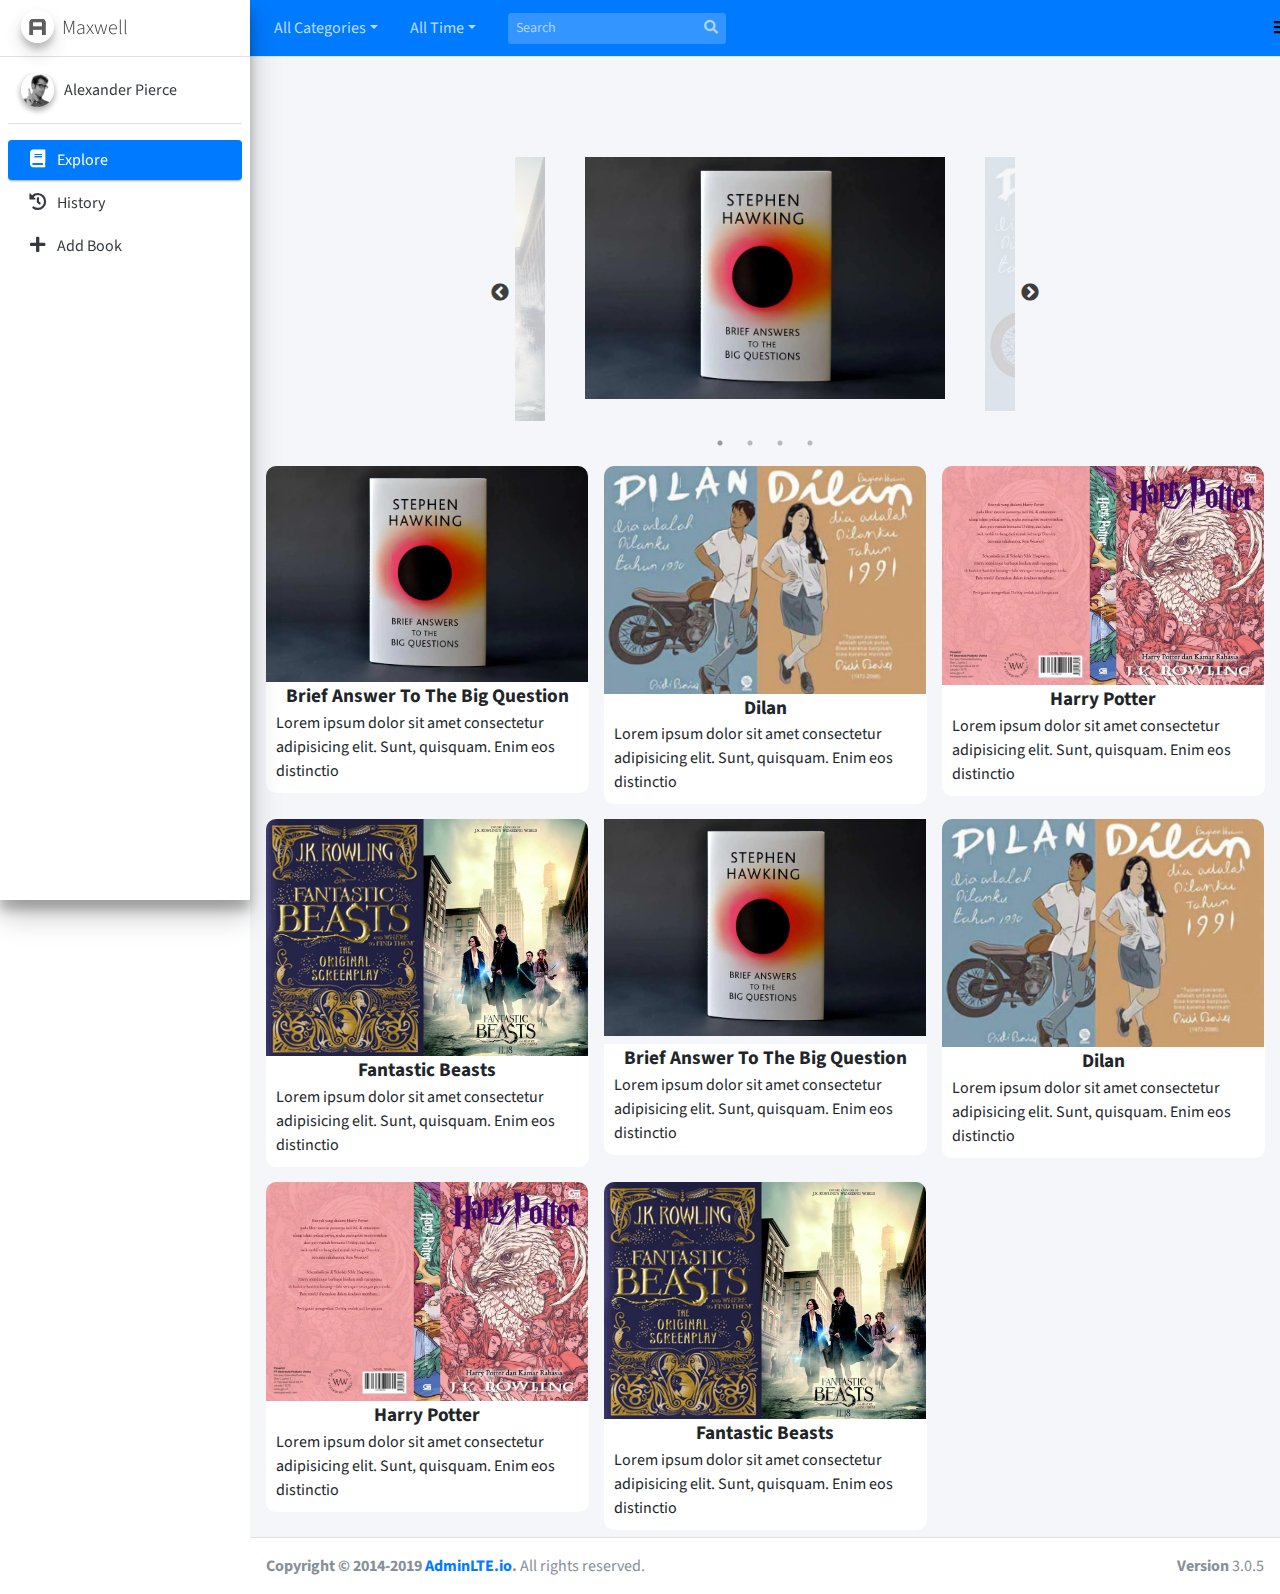
<file: index.html>
<!DOCTYPE html>
<html>

<head>
    <meta charset="utf-8">
    <meta http-equiv="X-UA-Compatible" content="IE=edge">
    <title>AdminLTE 3 | Fixed Sidebar</title>
    <!-- Tell the browser to be responsive to screen width -->
    <meta name="viewport" content="width=device-width, initial-scale=1">
    <!-- Font Awesome -->
    <link rel="stylesheet" href="./plugins/fontawesome-free/css/all.min.css">
    <!-- Ionicons -->
    <link rel="stylesheet" href="https://code.ionicframework.com/ionicons/2.0.1/css/ionicons.min.css">
    <!-- overlayScrollbars -->
    <link rel="stylesheet" href="./plugins/overlayScrollbars/css/OverlayScrollbars.min.css">
    <!-- Theme style -->
    <link rel="stylesheet" href="./dist/css/adminlte.min.css">
    <!-- Google Font: Source Sans Pro -->
    <link href="https://fonts.googleapis.com/css?family=Source+Sans+Pro:300,400,400i,700" rel="stylesheet">

    <link rel="stylesheet" type="text/css" href="./plugins/slick/slick.css">
    <link rel="stylesheet" type="text/css" href="./plugins/slick/slick-theme.css">
    <link rel="stylesheet" type="text/css" href="style.css">

</head>

<body class="hold-transition sidebar-mini layout-fixed">
    <!-- Site wrapper -->
    <div class="wrapper">

        <div w3-include-html="include_navbar.html"></div>
        <div w3-include-html="include_sidebar.html"></div>

        <!-- Content Wrapper. Contains page content -->
        <div class="content-wrapper">
            <!-- Content Header (Page header) -->
            <!-- /.modal -->
            <div class="modal fade" id="modal-xl">
                <div class="modal-dialog modal-xl">
                    <div class="modal-content">
                        <div class="modal-header">
                            <h4 class="modal-title">Extra Large Modal</h4>
                            <button type="button" class="close" data-dismiss="modal" aria-label="Close">
                                <span aria-hidden="true">&times;</span>
                            </button>
                        </div>
                        <div class="modal-body">
                            <p>One fine body&hellip;</p>
                        </div>
                        <div class="modal-footer justify-content-between">
                            <button type="button" class="btn btn-default" data-dismiss="modal">Close</button>
                            <button type="button" class="btn btn-primary">Save changes</button>
                        </div>
                    </div>
                    <!-- /.modal-content -->
                </div>
                <!-- /.modal-dialog -->
            </div>
            <!-- /.modal -->
            <!-- Main content -->
            <section class="content">
                <div class="container-fluid">
                    <div class="row">
                        <div class="col-12">
                            <section class="center slider">
                                <div>
                                    <img src="./assets/books/brief-answer-to-the-big-questions.jpg">
                                </div>
                                <div>
                                    <img src="./assets/books/dilan.jpg">
                                </div>
                                <div>
                                    <img src="./assets/books/harry-potter.jpg">
                                </div>
                                <div>
                                    <img src="./assets/books/fantastic-beasts.jpg">
                                </div>
                            </section>
                        </div>
                        <div class="col-12">
                            <div>
                                <div class="filter-container p-0 row">
                                    <div class="filtr-item col-sm-4 list-book" data-category="1" data-sort="white sample">
                                        <a href="detail.html">
                                            <img src="./assets/books/brief-answer-to-the-big-questions.jpg"
                                                class="img-fluid img-book" alt="white sample" />
                                        </a>
                                        <div class="list-book-detail" >
                                            <div class="title-book" >
                                                Brief Answer To The Big Question
                                            </div>
                                            <div class="desc-book" >
                                                Lorem ipsum dolor sit amet consectetur adipisicing elit. Sunt, quisquam. Enim eos distinctio
                                            </div>
                                        </div>
                                    </div>
                                    <div class="filtr-item col-sm-4 list-book" data-category="1" data-sort="white sample">
                                        <a href="detail.html">
                                            <img src="./assets/books/dilan.jpg" class="img-fluid img-book"
                                                alt="white sample" />
                                        </a>
                                        <div class="list-book-detail" >
                                            <div class="title-book" >
                                                Dilan
                                            </div>
                                            <div class="desc-book" >
                                                Lorem ipsum dolor sit amet consectetur adipisicing elit. Sunt, quisquam. Enim eos distinctio 
                                            </div>
                                        </div>
                                    </div>
                                    <div class="filtr-item col-sm-4 list-book" data-category="1" data-sort="white sample">
                                        <a href="detail.html">
                                            <img src="./assets/books/harry-potter.jpg" class="img-fluid img-book"
                                                alt="white sample" />
                                        </a>
                                        <div class="list-book-detail" >
                                            <div class="title-book" >
                                                Harry Potter
                                            </div>
                                            <div class="desc-book" >
                                                Lorem ipsum dolor sit amet consectetur adipisicing elit. Sunt, quisquam. Enim eos distinctio 
                                            </div>
                                        </div>
                                    </div>
                                    <div class="filtr-item col-sm-4 list-book" data-category="1" data-sort="white sample">
                                        <a href="detail.html">
                                            <img src="./assets/books/fantastic-beasts.jpg" class="img-fluid img-book"
                                                alt="white sample" />
                                        </a>
                                        <div class="list-book-detail" >
                                            <div class="title-book" >
                                                Fantastic Beasts
                                            </div>
                                            <div class="desc-book" >
                                                Lorem ipsum dolor sit amet consectetur adipisicing elit. Sunt, quisquam. Enim eos distinctio 
                                            </div>
                                        </div>
                                    </div>
                                    <div class="filtr-item col-sm-4 list-book" data-category="1" data-sort="white sample">
                                        <a href="detail.html">
                                            <img src="./assets/books/brief-answer-to-the-big-questions.jpg"
                                                class="img-fluid mb-2" alt="white sample" />
                                        </a>
                                        <div class="list-book-detail" >
                                            <div class="title-book" >
                                                Brief Answer To The Big Question
                                            </div>
                                            <div class="desc-book" >
                                                Lorem ipsum dolor sit amet consectetur adipisicing elit. Sunt, quisquam. Enim eos distinctio
                                            </div>
                                        </div>
                                    </div>
                                    <div class="filtr-item col-sm-4 list-book" data-category="1" data-sort="white sample">
                                        <a href="detail.html">
                                            <img src="./assets/books/dilan.jpg" class="img-fluid img-book"
                                                alt="white sample" />
                                        </a>
                                        <div class="list-book-detail" >
                                            <div class="title-book" >
                                                Dilan
                                            </div>
                                            <div class="desc-book" >
                                                Lorem ipsum dolor sit amet consectetur adipisicing elit. Sunt, quisquam. Enim eos distinctio 
                                            </div>
                                        </div>
                                    </div>
                                    <div class="filtr-item col-sm-4 list-book" data-category="1" data-sort="white sample">
                                        <a href="detail.html">
                                            <img src="./assets/books/harry-potter.jpg" class="img-fluid img-book"
                                                alt="white sample" />
                                        </a>
                                        <div class="list-book-detail" >
                                            <div class="title-book" >
                                                Harry Potter
                                            </div>
                                            <div class="desc-book" >
                                                Lorem ipsum dolor sit amet consectetur adipisicing elit. Sunt, quisquam. Enim eos distinctio 
                                            </div>
                                        </div>
                                    </div>
                                    <div class="filtr-item col-sm-4 list-book" data-category="1" data-sort="white sample">
                                        <a href="detail.html">
                                            <img src="./assets/books/fantastic-beasts.jpg" class="img-fluid img-book"
                                                alt="white sample" />
                                        </a>
                                        <div class="list-book-detail" >
                                            <div class="title-book" >
                                                Fantastic Beasts
                                            </div>
                                            <div class="desc-book" >
                                                Lorem ipsum dolor sit amet consectetur adipisicing elit. Sunt, quisquam. Enim eos distinctio 
                                            </div>
                                        </div>
                                    </div>
                                </div>
                            </div>
                        </div>
                    </div>
                </div>
            </section>
            <!-- /.content -->
        </div>
        <!-- /.content-wrapper -->
        <div w3-include-html="include_footer.html"></div>
    </div>
    <!-- ./wrapper -->
    <!-- jQuery -->
    <script type="text/javascript" src="./plugins/jquery/jquery.min.js"></script>
    <!-- Bootstrap 4 -->
    <script type="text/javascript" src="./plugins/bootstrap/js/bootstrap.bundle.min.js"></script>
    <!-- overlayScrollbars -->
    <script type="text/javascript" src="./plugins/overlayScrollbars/js/jquery.overlayScrollbars.min.js"></script>
    <!-- AdminLTE App -->
    <script type="text/javascript" src="./dist/js/adminlte.min.js"></script>
    <!-- AdminLTE for demo purposes -->
    <script type="text/javascript" src="./dist/js/demo.js"></script>

    <!-- extra JS to include HTML -->
    <script src="js.js" type="text/javascript"></script>
    <script src="https://code.jquery.com/jquery-2.2.0.min.js" type="text/javascript"></script>
    <script src="./plugins/slick/slick.js" type="text/javascript" charset="utf-8"></script>
    
    <script>
        // slick slider
        $(document).on('ready', function () {
            $(".center").slick({
                dots: true,
                infinite: true,
                centerMode: true,
                slidesToShow: 1,
                slidesToScroll: 3
            });
        });
    </script>

    <!-- Page specific script -->


</body>

</html>
</file>
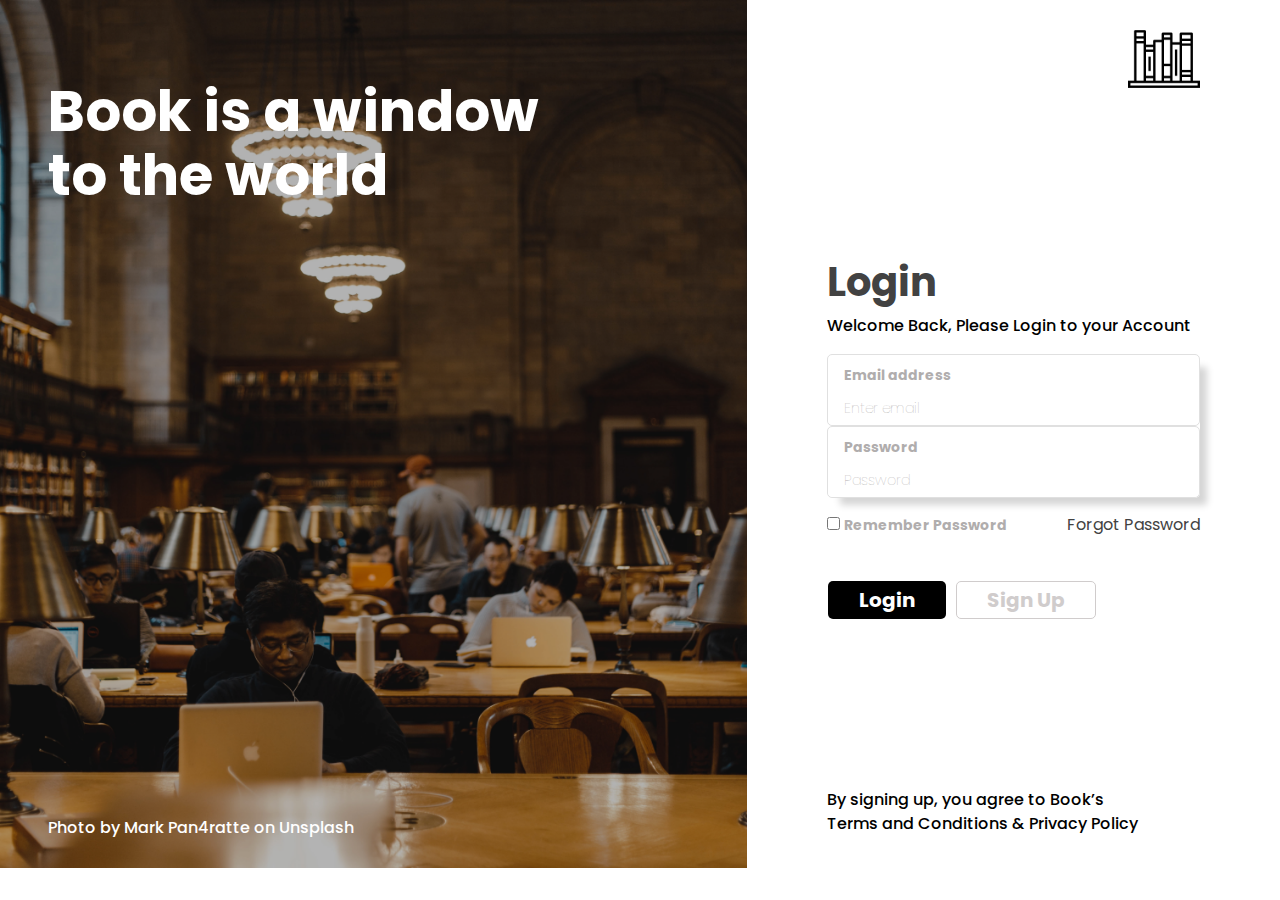
<file: auth/index.html>
<!DOCTYPE html>
<html lang="en">

<head>
  <meta charset="UTF-8" />
  <meta name="viewport" content="width=device-width, initial-scale=1.0" />
  <meta http-equiv="X-UA-Compatible" content="ie=edge" />
  <title>Login Template</title>
  <link rel="stylesheet" href="https://cdn.materialdesignicons.com/4.8.95/css/materialdesignicons.min.css" />
  <link rel="stylesheet" href="https://stackpath.bootstrapcdn.com/bootstrap/4.4.1/css/bootstrap.min.css" />
  <link rel="stylesheet" href="assets/css/login.css" />
</head>

<body>
  <main>
    <div class="container-fluid">
      <div class="row">
        <div class="col-sm-7 px-0 d-none d-sm-block">
          <div class="main-title">
            <h1>
              Book is a window <br />
              to the world
            </h1>
            <p>Photo by Mark Pan4ratte on Unsplash</p>
            <div class="img-cover"></div>
            <img src="assets/images/cover.png" alt="login image" class="login-img" />
          </div>
        </div>
        <div class="col-sm-5 login-section-wrapper">
          <div class="brand-wrapper">
            <img src="assets/images/bookshelf.png" alt="logo" class="logo" />
          </div>

          <!--Login Form-->
          <div class="login-wrapper my-auto" id="login">
            <h1 class="form-title">Login</h1>
            <p class="form-subtitle">Welcome Back, Please Login to your Account</p>

            <form action="#">
              <div class="container-form">
                <div class="custom-form-group bottom-label">
                  <label for="exampleInputEmail1" class="label-login">Email address</label>
                  <input type="email" class="form-control custom-form" id="exampleInputEmail1"
                    placeholder="Enter email">
                </div>
                <div class="custom-form-group bottom-label">
                  <label for="exampleInputPassword1" class="label-login">Password</label>
                  <input type="password" class="form-control custom-form" id="exampleInputPassword1"
                    placeholder="Password">
                </div>
              </div>
              <div class="pass-manager">
                <input type="checkbox" id="rememberPassword" name="rememberPassword">
                <label for="rememberPassword">Remember Password</label>

                <button type="button" class="forgot-btn" onclick="displayForgotPassword()">Forgot Password</button>
              </div>
              <div class="container-btn">
                <div class="row">
                  <input name="login" id="login" class="btn login-btn" type="button" value="Login" />
                  <input name="signup" id="signup" class="btn signup-btn" type="button" value="Sign Up" onclick="displaySignUp()" />
                </div>
              </div>
            </form>

          </div>

          <!--Register Form-->
          <div class="register-wrapper my-auto" id="register">
            <h1 class="form-title">Register</h1>
            <p class="form-subtitle">Welcome! Please Register to your Account</p>

            <form role="form">
              <div class="container-form">
                  <div class="custom-form-group">
                      <label for="inputUsername" class="label-login">Username</label>
                      <input type="text" class="form-control custom-form" id="inputUsername" placeholder="Enter username" autocomplete="off">
                    </div>
                    <div class="custom-form-group">
                      <label for="inputFullName" class="label-login">Full Name</label>
                      <input type="text" class="form-control custom-form" id="inputFullName" placeholder="Enter full name" autocomplete="off">
                    </div>
                <div class="custom-form-group">
                  <label for="inputEmail" class="label-login">Email address</label>
                  <input type="email" class="form-control custom-form" id="inputEmail" placeholder="Enter email" autocomplete="off">
                </div>
                <div class="custom-form-group bottom-label">
                  <label for="inputPassword" class="label-login">Password</label>
                  <input type="password" class="form-control custom-form" id="inputPassword" placeholder="Password">
                </div>
              </div>
              <div class="container-btn">
                <div class="row ">
                  <input name="signup" id="signup" class="btn signup-btn" type="button" value="Sign Up"  />
                  <input name="login" id="login" class="btn login-btn" type="button" value="Login" onclick="displayLogIn()"/>
                </div>
              </div>
            </form>
          </div>

          <!--Form Forgot Password-->
          <div class="forgot-wrapper my-auto" id="forgotPassword">
            <h1 class="form-title">Forgot Password</h1>
            <p class="form-subtitle">Forgot your password? Don't worry, we got you covered.</p>

            <form action="#">
              <div class="container-form">
                  <div class="custom-form-group">
                      <label for="inputUsername" class="label-login">Username</label>
                      <input type="text" class="form-control custom-form" id="inputUsername" placeholder="Enter username" autocomplete="off">
                    </div>
                <div class="custom-form-group bottom-label">
                  <label for="inputEmail" class="label-login">Email address</label>
                  <input type="email" class="form-control custom-form" id="inputEmail" placeholder="Enter email" autocomplete="off">
                </div>
              </div>
              <div class="container-btn">
                <div class="row ">
                  <input name="submit" id="submit" class="btn submit-btn" type="button" value="Submit"/>
                  <input name="login" id="login" class="btn login-btn" type="button" value="Back to Login" onclick="displayLogIn()"/>
                </div>
              </div>
            </form>

          </div>

          <p class="terms">
            By signing up, you agree to Book’s <br />
            Terms and Conditions & Privacy Policy
          </p>
        </div>
      </div>
    </div>
  </main>
  <script src="https://cdn.jsdelivr.net/npm/popper.js@1.16.0/dist/umd/popper.min.js"></script>
  <script src="https://stackpath.bootstrapcdn.com/bootstrap/4.4.1/js/bootstrap.min.js"></script>

  <script>
    var login = document.getElementById("login");
    var register = document.getElementById("register");
    var forgotPassword = document.getElementById("forgotPassword");

    function displaySignUp() {
      login.style.display = "none";
      register.style.display = "block";
      forgotPassword.style.display="none";
    }

    function displayLogIn() {
      login.style.display="block";
      register.style.display="none";
      forgotPassword.style.display="none";
    }

    function displayForgotPassword() {
      login.style.display="none";
      register.style.display="none";
      forgotPassword.style.display="block";
    }

  </script>

</body>

</html>
</file>
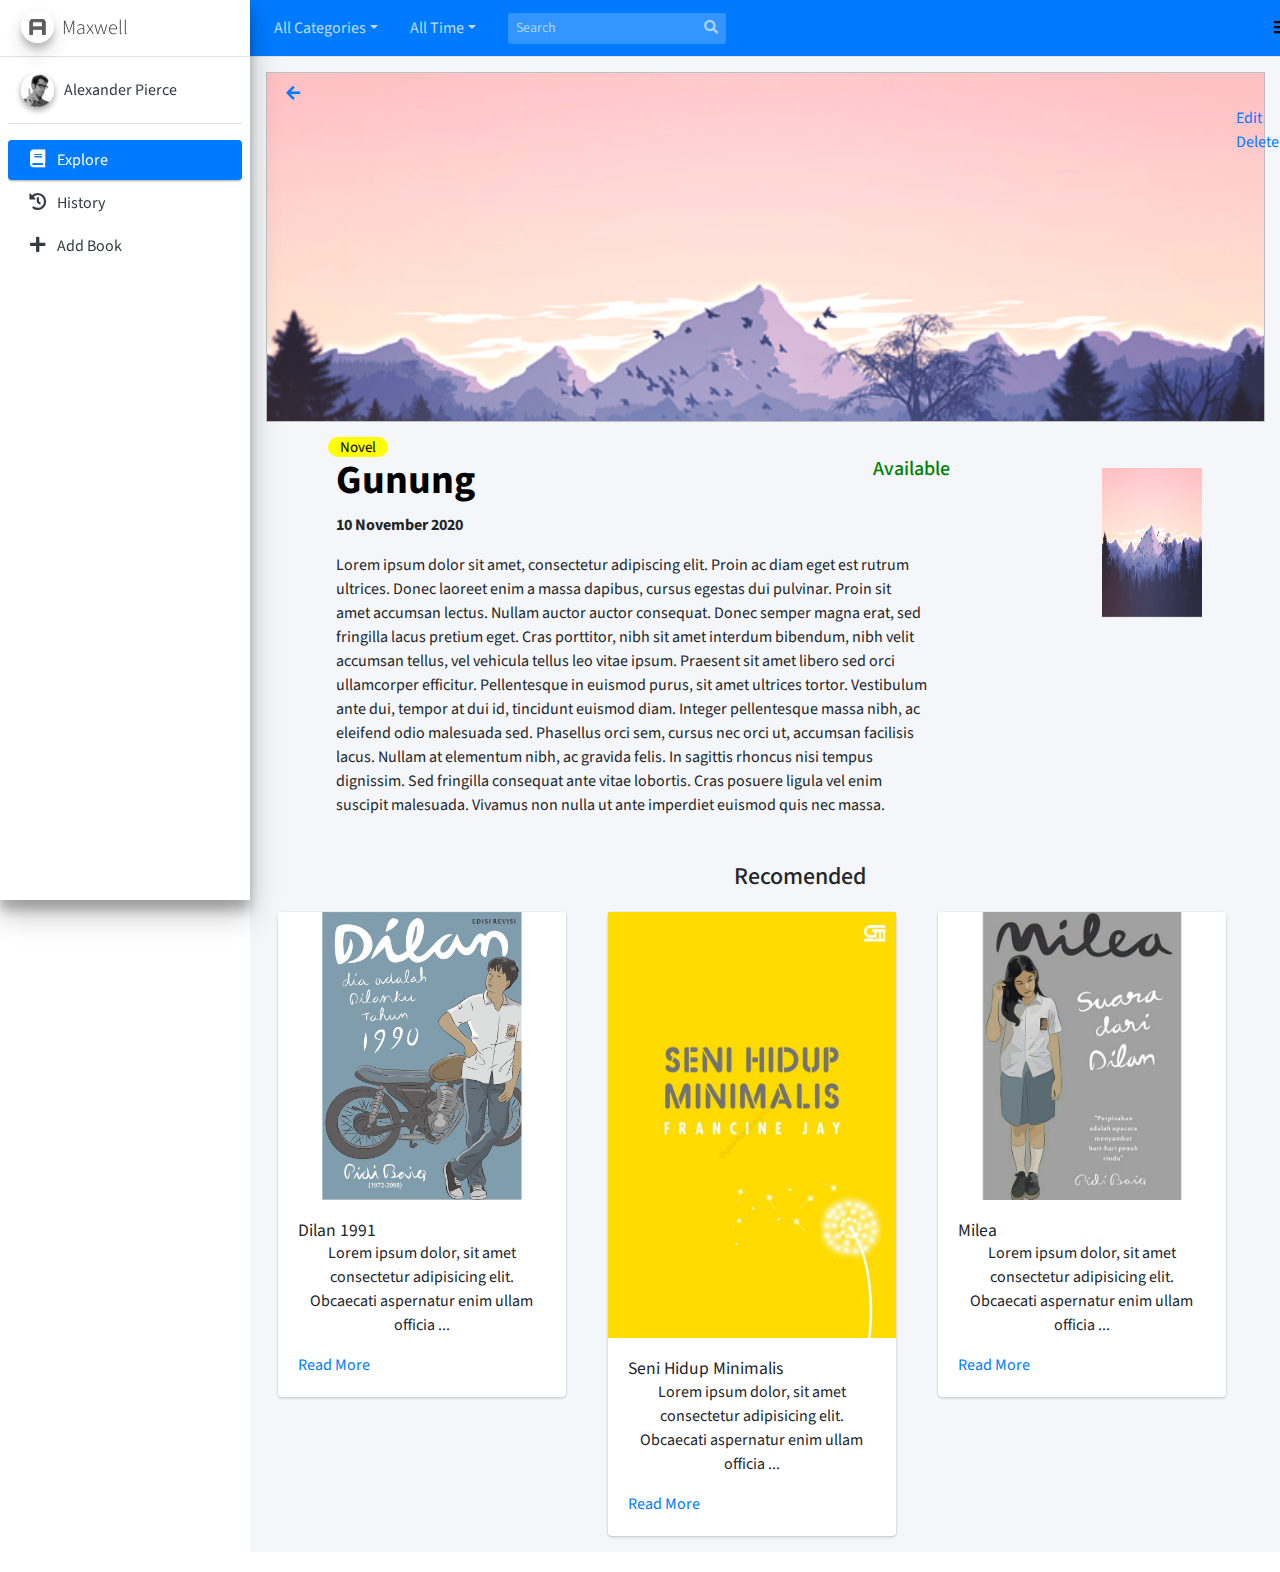
<file: detail.html>
<!DOCTYPE html>
<html>

  <head>
    <meta charset="utf-8">
    <meta http-equiv="X-UA-Compatible" content="IE=edge">
    <title>Detail Buku</title>
    <!-- Tell the browser to be responsive to screen width -->
    <meta name="viewport" content="width=device-width, initial-scale=1">
    <!-- Font Awesome -->
    <link rel="stylesheet" href="./plugins/fontawesome-free/css/all.min.css">
    <!-- Ionicons -->
    <link rel="stylesheet" href="https://code.ionicframework.com/ionicons/2.0.1/css/ionicons.min.css">
    <!-- overlayScrollbars -->
    <link rel="stylesheet" href="./plugins/overlayScrollbars/css/OverlayScrollbars.min.css">
    <!-- Theme style -->
    <link rel="stylesheet" href="./dist/css/adminlte.min.css">
    <!-- Google Font: Source Sans Pro -->
    <link href="https://fonts.googleapis.com/css?family=Source+Sans+Pro:300,400,400i,700" rel="stylesheet">

    <link rel="stylesheet" type="text/css" href="./plugins/slick/slick.css">
    <link rel="stylesheet" type="text/css" href="./plugins/slick/slick-theme.css">
    <link rel="stylesheet" type="text/css" href="./style.css">

</head>

<body class="hold-transition sidebar-mini layout-fixed">
  <!-- Site wrapper -->
  <div class="wrapper">

    <div w3-include-html="include_sidebar.html"></div>
    <div w3-include-html="include_navbar.html"></div>

    <!-- Content Wrapper. Contains page content -->
    <div class="content-wrapper">
      <!-- Content Header (Page header) -->
      <section class="content-header">
        <div class="container-fluid">
          <div class="button">
            <a class="float" href="index.php" role="button"><i class="fas fa-arrow-left"></i></a>
            <ul class="menuhead">
              <li><a href="#" data-toggle="modal" data-target="#EditModal">Edit</a></li>
              <li><a href="#" data-toggle="modal" data-target="#deleteModal">Delete</a></li>
            </ul>
          </div>
          <div class="row">
            <div class="col-sm-12">
              <img class="big-preview" width="1600px" height="1200px">
            </div>
          </div>


        </div><!-- /.container-fluid -->
      </section>
      <!-- /.modal -->
      <div class="modal fade" id="deleteModal" tabindex="-1" role="dialog" aria-labelledby="exampleModalLabesl"
        aria-hidden="true">
        <div class="modal-dialog" role="document">
          <div class="modal-content">
            <div class="modal-header">
              <h5 class="modal-title" id="exampleModalLabel">Do you want to delete?</h5>
              <button class="close" type="button" data-dismiss="modal" aria-label="Close">
                <span aria-hidden="true">×</span>
              </button>
            </div>
            <div class="modal-body">If you delete this, you can't be returned</div>
            <div class="modal-footer">
              <button class="btn btn-secondary" type="button" data-dismiss="modal">Cancel</button>
              <a class="btn btn-danger" id="btn-delete" href="#" data-dismiss="modal" data-toggle="modal"
                data-target="#BerhasilModal">Delete</a>
            </div>
          </div>
        </div>
      </div>
      <div class="modal fade" id="BerhasilModal" tabindex="-1" role="dialog" aria-labelledby="exampleModalLabesl"
        aria-hidden="true">
        <div class="modal-dialog" role="document">
          <div class="modal-content">
            <div class="modal-header">
              <h5 class="modal-title" id="exampleModalLabel">Delete Complete!</h5>
              <button class="close" type="button" data-dismiss="modal" aria-label="Close">
                <span aria-hidden="true">×</span>
              </button>
            </div>
            <div class="modal-body"><img class="check" src="assets/check.png"></div>
            <p>Data has been deleted</p>
            <div class="modal-footer">
              <button class="btn btn-secondary" type="button" data-dismiss="modal">Close</button>
            </div>
          </div>
        </div>
      </div>
      <div class="modal fade" id="BerhasilModal2" tabindex="-1" role="dialog" aria-labelledby="exampleModalLabesl"
        aria-hidden="true">
        <div class="modal-dialog" role="document">
          <div class="modal-content">
            <div class="modal-header">
              <h5 class="modal-title" id="exampleModalLabel">Save Complete!</h5>
              <button class="close" type="button" data-dismiss="modal" aria-label="Close">
                <span aria-hidden="true">×</span>
              </button>
            </div>
            <div class="modal-body"><img class="check" src="assets/check.png"></div>
            <p>Data already saved</p>
            <div class="modal-footer">
              <button class="btn btn-secondary" type="button" data-dismiss="modal">Close</button>
            </div>
          </div>
        </div>
      </div>
      <div class="modal fade" id="EditModal" tabindex="-1" role="dialog" aria-labelledby="exampleModalLabesl"
        aria-hidden="true">
        <div class="modal-dialog" role="document">
          <div class="modal-content">
            <div class="modal-header">
              <h5 class="modal-title" id="exampleModalLabel">Edit Data</h5>
              <button class="close" type="button" data-dismiss="modal" aria-label="Close">
                <span aria-hidden="true">×</span>
              </button>
            </div>
            <div class="modal-body">
              <div class="row">
                <div class="col-sm-2">
                  <p>Url Image</p>
                </div>
                <div class="col-sm-10">
                  <input type="text" id="url" name="url" class="form-control" placeholder="/assets/background.png">
                </div>
              </div>
              <hr class="divider">
              <div class="row">
                <div class="col-sm-2">
                  <p>Book Tittle</p>
                </div>
                <div class="col-sm-10">
                  <input type="text" id="title" name="title" class="form-control" placeholder="Gunung">
                </div>
              </div>
              <hr class="divider">
              <div class="row">
                <div class="col-sm-2">
                  <p>Date</p>
                </div>
                <div class="col-sm-10">
                  <input type="text" id="date" name="date" class="form-control" readonly placeholder="10 November 2020">
                </div>
              </div>
              <hr class="divider">
              <div class="row">
                <div class="col-sm-2">
                  <p>Category</p>
                </div>
                <div class="col-sm-10">
                  <input type="text" id="category" name="category" class="form-control" readonly placeholder="Novel">
                </div>
              </div>
              <hr class="divider">
              <div class="row">
                <div class="col-sm-2">
                  <div class="text">Description</div>
                </div>
                <div class="col-sm-10">
                  <textarea name="txtcomment" id="txtcomment" cols="50" rows="5"
                    placeholder="Lorem ipsum dolor sit amet, consectetur adipiscing elit. Proin ac diam eget est rutrum ultrices. Donec laoreet enim a massa dapibus, cursus egestas dui pulvinar. Proin sit amet accumsan lectus. Nullam auctor auctor consequat. Donec semper magna erat, sed fringilla lacus pretium eget. Cras porttitor, nibh sit amet interdum bibendum, nibh velit accumsan tellus, vel vehicula tellus leo vitae ipsum. Praesent sit amet libero sed orci ullamcorper efficitur. Pellentesque in euismod purus, sit amet ultrices tortor. Vestibulum ante dui, tempor at dui id, tincidunt euismod diam. Integer pellentesque massa nibh, ac eleifend odio malesuada sed. Phasellus orci sem, cursus nec orci ut, accumsan facilisis lacus. Nullam at elementum nibh, ac gravida felis. In sagittis rhoncus nisi tempus dignissim. Sed fringilla consequat ante vitae lobortis. Cras posuere ligula vel enim suscipit malesuada. Vivamus non nulla ut ante imperdiet euismod quis nec massa."></textarea>
                </div>
              </div>
            </div>
            <div class="modal-footer">
              <button class="btn btn-secondary" type="button" data-dismiss="modal">Close</button>
              <a class="btn btn-warning" id="btn-delete" href="#" data-dismiss="modal" data-toggle="modal"
                data-target="#BerhasilModal2">Save</a>
            </div>
          </div>
        </div>
      </div>
      <!-- /.modal -->
      <!-- Main content -->
      <section class="content">
        <div class="category">
          <p>Novel</p>
        </div>
        <div class="container-fluid">
          <img class="small-preview" src="assets/background.png">

          <div class="row">
            <div class="col-sm-6">
              <h1 class="titletext">Gunung</h1>
            </div>
            <div class="col-sm-6">
              <h1 class="statustext">Available</h1>
            </div>
          </div>
          <p class="date">10 November 2020</p>
          <div class="row">
            <div class=col-sm-8>
              <p class="content">
                Lorem ipsum dolor sit amet, consectetur adipiscing elit. Proin ac diam eget est rutrum ultrices. Donec
                laoreet enim a massa dapibus, cursus egestas dui pulvinar. Proin sit amet accumsan lectus. Nullam auctor
                auctor consequat. Donec semper magna erat, sed fringilla lacus pretium eget. Cras porttitor, nibh sit
                amet interdum bibendum, nibh velit accumsan tellus, vel vehicula tellus leo vitae ipsum. Praesent sit
                amet libero sed orci ullamcorper efficitur. Pellentesque in euismod purus, sit amet ultrices tortor.
                Vestibulum ante dui, tempor at dui id, tincidunt euismod diam. Integer pellentesque massa nibh, ac
                eleifend odio malesuada sed. Phasellus orci sem, cursus nec orci ut, accumsan facilisis lacus. Nullam at
                elementum nibh, ac gravida felis. In sagittis rhoncus nisi tempus dignissim. Sed fringilla consequat
                ante vitae lobortis. Cras posuere ligula vel enim suscipit malesuada. Vivamus non nulla ut ante
                imperdiet euismod quis nec massa.
              </p>
            </div>
          </div>
          <div class="borrowbutton">
            <a class="btn btn-warning" id="button_borrow" href="#">Borrow</a>
          </div>
        </div>
      </section>
      <section>
        <!--Adding list books-->
        <div class="list-title">
          <h4>Recomended</h4>
        </div>
        <div class="row" id="recomended">
          <div class="col-sm-4">
            <div class="card" id="recomendedcard" style="width: 18rem;">
              <img src="/assets/novel-dilan.jpg" class="card-img-top" alt="Dilan 1991">
              <div class="card-body">
                <h5 class="card-title">Dilan 1991</h5>
                <p class="card-text">Lorem ipsum dolor, sit amet consectetur adipisicing elit. Obcaecati aspernatur enim
                  ullam officia ... </p>
                <a class="recomendedcard1" href="#" class="btn btn-primary">Read More</a>
              </div>
            </div>
          </div>

          <div class="col-sm-4">
            <div class="card" id="recomendedcard" style="width: 18rem;">
              <img src="/assets/buku-seni-minimalis.jpg" class="card-img-top" alt="Dilan 1991">
              <div class="card-body">
                <h5 class="card-title">Seni Hidup Minimalis</h5>
                <p class="card-text">Lorem ipsum dolor, sit amet consectetur adipisicing elit. Obcaecati aspernatur enim
                  ullam officia ... </p>
                <a class="recomendedcard1" href="#" class="btn btn-primary">Read More</a>
              </div>
            </div>
          </div>

          <div class="col-sm-4">
            <div class="card" id="recomendedcard" style="width: 18rem;">
              <img src="/assets/novel-milea.jpg" class="card-img-top" alt="Milea">
              <div class="card-body">
                <h5 class="card-title">Milea</h5>
                <p class="card-text">Lorem ipsum dolor, sit amet consectetur adipisicing elit. Obcaecati aspernatur enim
                  ullam officia ... </p>
                <a class="recomendedcard1" href="#" class="btn btn-primary">Read More</a>
              </div>
            </div>
          </div>
        </div>
      </section>
      <!-- /.content -->
    </div>
  </div>
  <!-- ./wrapper -->
  <!-- jQuery -->
  <script src="../../plugins/jquery/jquery.min.js"></script>
  <!-- Bootstrap 4 -->
  <script src="../../plugins/bootstrap/js/bootstrap.bundle.min.js"></script>
  <!-- overlayScrollbars -->
  <script src="../../plugins/overlayScrollbars/js/jquery.overlayScrollbars.min.js"></script>
  <!-- AdminLTE App -->
  <script src="../../dist/js/adminlte.min.js"></script>
  <!-- AdminLTE for demo purposes -->
  <script src="../../dist/js/demo.js"></script>
  <script src="js.js" type="text/javascript"></script>

</body>

</html>
</file>
<file: style.css>
*{
    margin:"0";
}

.button{
    margin-left: 20px;
    margin-top: 10px;    
    position: absolute;
    z-index: 100;
}

img.check{
    margin-left: 120px;
}

p{
    text-align: center;
}

img.big-preview{
    background-size: cover;
    background-image: url(../assets/background.png);
    max-height: 350px;
    max-width: 100%;
    
}

.category {	
	width:60px;
	height:20px;
	bottom:40px;
    right:40px;
    margin-left: 70px;
	background-color:yellow;	
    border-radius:50px;	
    text-align: center;	
    transition: 0.6s ease;            
}

p.content{
    text-align: left;
    margin-left: 70px;
}

h1.titletext{
    color: black;
    margin-left: 70px;
    font-weight: bold;
}

a#button_borrow{
    position: absolute;      
    top: 65%;
    left: 80%;    
    color: white;   
    font-size: 25px; 
    width: 150px;
    border-radius: 10px;
    box-shadow: 0px 4px 10px rgba(0, 0, 0, 0.25);
}

h1.statustext{
    color: green;
    font-size: 20px;
    margin-left: 100px;
}

p.date{
    text-align: left;
    margin-left: 70px;
    font-weight: bold;
}

.category p{    
    color: black;
    text-decoration: none;
    font-size: 15px;            
}

img.small-preview{
    top: 35%;
    left: 90%;
    transform: translate(-50%,-50%);
    position: absolute;    
    height: 150px;
    width: 100px
    
}

ul.menuhead{    
    margin-left: 900px;
    float: right;
}

ul.menuhead li{
    display: inline;
    padding: 10px;
    color: white;
    text-decoration: none;
}

ul.menuhead li a:hover {
    background-color: transparent;
    color: blue;
}

.list-title{
    margin-top: 30px;
    margin-left: 70px;
}

.list-content{
    margin: 20px;
}

.row#recomended{
    
    margin: 20px;    
}

a#toggle{
    color: black;
    float: right;    
    margin-left: 1000px;
    text-decoration: none;
    position: absolute;
}

@media (max-width: 1024px){
    ul.menuhead{    
        margin-left: 500px;
        float: right;
               
    }

    a#toggle{
        color: black;
        float: right;    
        margin-left: 500px;
        text-decoration: none;
        position: absolute;
    }

    .row#recomended #recomendedcard{     
        padding: 10px;        
        height: auto;      
    }

    
}

@media (max-width: 800px){
    img.big-preview{
        background-size: cover;
        background-image: url(../assets/background.png);
        max-height: 350px;
        max-width: 100%;        
    }

    ul.menuhead{    
        margin-left: 500px;
        float: right;
    }

    a#toggle{
        color: black;
        float: right;    
        margin-left: 500px;
        text-decoration: none;                
    }

    img.small-preview{
        top: 25%;
        left: 90%;
        transform: translate(-50%,-50%);
        position: absolute;    
        height: 150px;
        width: 100px
        
    }

    .row#recomended{
        text-decoration: none;
        margin-left: 80px;
        display: list-item;
        color: white;
    }

    a#button_borrow{
        position: absolute;              
        top: 40%;
        left: 75%;    
        color: white;   
        font-size: 25px; 
        width: 150px;
        border-radius: 10px;
        box-shadow: 0px 4px 10px rgba(0, 0, 0, 0.25);
    }
}

@media (max-width: 450px){
        ul.menuhead{    
            margin-left: 200px;
            float: right;
        }

        a#button_borrow{
            position: absolute;              
            top: 26%;
            left: 65%;    
            color: white;   
            font-size: 15px; 
            width: 75px;
            border-radius: 10px;
            box-shadow: 0px 4px 10px rgba(0, 0, 0, 0.25);
        }

        img.small-preview{
            top: 20%;
            left: 80%;
            transform: translate(-50%,-50%);
            position: absolute;    
            height: 150px;
            width: 100px
            
        }

        h1.statustext{
            color: green;
            font-size: 20px;
            margin-left: 70px;
        }

        .row#recomended{
            text-decoration: none;
            margin-left: 60px;
            display: list-item;
            color: white;
        }

        a#toggle{
            color: black;
            float: right;    
            margin-left: 300px;
            text-decoration: none;
            position: absolute;
        }
}

@media (max-width: 330px){
    ul.menuhead{    
        margin-left: 150px;
        float: right;
        display: list-item;
        color: transparent;
    }

    a#button_borrow{
        position: absolute;              
        top: 24%;
        left: 70%;    
        color: white;   
        font-size: 10px; 
        width: 60px;
        border-radius: 10px;
        box-shadow: 0px 4px 10px rgba(0, 0, 0, 0.25);
    }

    img.small-preview{
        top: 18%;
        left: 80%;
        transform: translate(-50%,-50%);
        position: absolute;    
        height: 100px;
        width: 75px
        
    }

    .row#recomended{
        text-decoration: none;
        margin-left: 15px;
        display: list-item;
        color: white;
    }

    a#toggle{
        color: black;
        float: right;    
        margin-left: 250px;
        text-decoration: none;
        position: absolute;
    }
}

/* slick slider */

.slider {
    width: 50%;
    margin: 100px auto;
}

.slick-slide {
    margin: 0px 20px;
}

.slick-slide img {
    width: 100%;
}

.slick-prev:before,
.slick-next:before {
    color: black;
}


.slick-slide {
    transition: all ease-in-out .3s;
    opacity: .2;
}

.slick-active {
    opacity: .5;
}

.slick-current {
    opacity: 1;
}

.title-book {
    font-weight: bold;
    text-align: center;
    font-size: larger;
}

.list-book-detail {
    padding: 10px;
}

.filtr-item.col-sm-4.list-book {
    padding: 7.5px;
}

img.img-fluid.img-book {border-top-left-radius: 10px;border-top-right-radius: 10px;}

.list-book-detail {
    background: white;
    padding-top: 0px;
    border-bottom-left-radius: 10px;
    border-bottom-right-radius: 10px;
/* Add Styline */
}

.list-title h4 {
    text-align: center;
}
</file>
<file: auth/assets/css/login.css>
@import url('https://fonts.googleapis.com/css2?family=Poppins&display=swap');

* {
  padding: 0;
  margin: 0;
  text-decoration: none;
  list-style-type: none;
  box-sizing: border-box;
  color: #4a4a4a;
  font-family: 'Poppins', sans-serif;
}

body {
  background-color: #fff;
  min-height: 100vh;
}

.main-title h1 {
  position: absolute;
  font-size: 3.5rem;
  font-weight: 700;
  margin-bottom: 0.5rem;
  margin-top: 0;
  line-height: 4rem;
  left: 3rem;
  top: 5rem;
  color: #fff;
}

.main-title p {
  position: absolute;
  color: #fff;
  font-size: 1rem;
  font-weight: 500;
  margin-bottom: 0.5rem;
  margin-top: 0;
  line-height: 4rem;
  bottom: 0rem;
  left: 3rem;
}

@media (min-width: 1440px) {
  .main-title img {
    max-height: 100vh;
  }
}

.main-title::after {
  background-color: blue;
  background-blend-mode: overlay;
  background-attachment: fixed;
  background-repeat: no-repeat;
  background-position-y: 60%;
}

.brand-wrapper {
  display: flex;
  justify-content: flex-end;
  padding-top: 7px;
  padding-bottom: 8px;
}
.brand-wrapper .logo {
  height: 4.5rem;
}

.login-section-wrapper {
  display: -webkit-box;
  display: flex;
  -webkit-box-orient: vertical;
  -webkit-box-direction: normal;
  flex-direction: column;
  padding: 1rem 5rem;
  background-color: #fff;
}

.login-section-wrapper p {
  color: #000000;
  font-size: 1rem;
  font-weight: 500;
  bottom: 0rem;
}

.container-form {
  -webkit-box-shadow: 10px 10px 7px -3px rgba(0, 0, 0, 0.17);
  -moz-box-shadow: 10px 10px 7px -3px rgba(0, 0, 0, 0.17);
  box-shadow: 10px 10px 7px -3px rgba(0, 0, 0, 0.17);
  border-radius: 5px;
  box-sizing: border-box;
}

.custom-form {
  border: 0px;
  border-radius: 5px;
  height: 1rem;
  padding: 1rem;
  font-weight: 100;
  font-size: 0.9rem;
}

.custom-form-group {
  border-left: 1px solid #999;
  border-right: 1px solid #999;
  border-top: 1px solid #999;
  border-radius: 5px;
  border: 1px solid #e0e0e0;
}

.bottom-label {
  border: 1px solid #e0e0e0;
}

.label-login {
  margin: 0.4rem;
  padding-left: 10px;
  padding-top: 4px;
  color: #8a8a8a;
}

@media (max-width: 991px) {
  .login-section-wrapper {
    padding-left: 50px;
    padding-right: 50px;
  }
}
@media (max-width: 575px) {
  .login-section-wrapper {
    padding-top: 20px;
    padding-bottom: 20px;
    min-height: 100vh;
  }
}

.login-wrapper {
  width: 37.5rem;
  max-width: 100%;
  padding-top: 1rem;
  padding-bottom: 1rem;
}

.register-wrapper {
  width: 600px;
  max-width: 100%;
  padding-top: 24px;
  padding-bottom: 24px;
  display: none;
}

.forgot-wrapper {
  width: 600px;
  max-width: 100%;
  padding-top: 24px;
  padding-bottom: 24px;
  display: none;
}

@media (max-width: 575px) {
  .login-wrapper {
    width: 100%;
  }
}
.login-wrapper label {
  font-size: 14px;
  font-weight: bold;
  color: #b0adad;
}

.register-wrapper label {
  font-size: 14px;
  font-weight: bold;
  color: #b0adad;
}

.forgot-wrapper label {
  font-size: 14px;
  font-weight: bold;
  color: #b0adad;
}

.login-wrapper .form-control::-webkit-input-placeholder {
  color: #b0adad;
}
.login-wrapper .form-control::-moz-placeholder {
  color: #b0adad;
}
.login-wrapper .form-control:-ms-input-placeholder {
  color: #b0adad;
}
.login-wrapper .form-control::-ms-input-placeholder {
  color: #b0adad;
}
.login-wrapper .form-control::placeholder {
  color: #b0adad;
}

.login-wrapper .login-btn {
  padding: 3px 30px;
  background-color: #000000;
  border-radius: 5px;
  font-size: 20px;
  font-weight: bold;
  color: #fff;
  margin-bottom: 14px;
  margin-right: 10px;
}

.login-wrapper .signup-btn {
  padding: 3px 30px;
  background-color: #fff;
  border-radius: 5px;
  font-size: 20px;
  font-weight: bold;
  color: #d0cccc;
  margin-bottom: 14px;
  border: 1px solid #d0cccc;
}

.login-wrapper .signup-btn:hover {
  padding: 3px 30px;
  background-color: #000000;
  border-radius: 5px;
  font-size: 20px;
  font-weight: bold;
  color: #fff;
  margin-bottom: 14px;
  border: 1px solid #d0cccc;
}

.register-wrapper .signup-btn {
  padding: 3px 30px;
  background-color: #000000;
  border-radius: 5px;
  font-size: 20px;
  font-weight: bold;
  color: #fff;
  margin-bottom: 14px;
  margin-right: 10px;
}

.register-wrapper .login-btn {
  padding: 3px 30px;
  background-color: #fff;
  border-radius: 5px;
  font-size: 20px;
  font-weight: bold;
  color: #d0cccc;
  margin-bottom: 14px;
  border: 1px solid #d0cccc;
}

.register-wrapper .login-btn:hover {
  padding: 3px 30px;
  background-color: #000000;
  border-radius: 5px;
  font-size: 20px;
  font-weight: bold;
  color: #fff;
  margin-bottom: 14px;
  border: 1px solid #d0cccc;
}

.forgot-wrapper .submit-btn {
  padding: 3px 30px;
  background-color: #000000;
  border-radius: 5px;
  font-size: 20px;
  font-weight: bold;
  color: #fff;
  margin-bottom: 14px;
  margin-right: 10px;
}

.forgot-wrapper .login-btn {
  padding: 3px 30px;
  background-color: #fff;
  border-radius: 5px;
  font-size: 20px;
  font-weight: bold;
  color: #d0cccc;
  margin-bottom: 14px;
  border: 1px solid #d0cccc;
}

.forgot-wrapper .login-btn:hover {
  padding: 3px 30px;
  background-color: #000000;
  border-radius: 5px;
  font-size: 20px;
  font-weight: bold;
  color: #fff;
  margin-bottom: 14px;
  border: 1px solid #d0cccc;
}

.container-btn {
  margin-top: 10%;
  margin-left: 16px;
}

.pass-manager {
  margin-top: 15px;
}

.forgot-btn {
  float: right;
  border: 0;
  background-color: #fff;
  color: #424242;
}

.form-title {
  font-size: 80px;
  color: #424242;
  font-weight: bold;
  margin-bottom: 25px;
}

.form-subtitle {
  color: #424242;
}

.login-img {
  width: 100%;
  -o-object-fit: cover;
  object-fit: cover;
  -o-object-position: left;
  object-position: left;
}

.custom-form:focus {
  outline: none !important;
  box-shadow: none;
}

.login-wrapper h1,
.register-wrapper h1,
.forgot-wrapper h1 {
  font-size: 2.5rem;
  margin-bottom: 0.5rem;
}
</file>
<file: plugins/overlayScrollbars/css/OverlayScrollbars.min.css>
/*!
 * OverlayScrollbars
 * https://github.com/KingSora/OverlayScrollbars
 *
 * Version: 1.11.0
 *
 * Copyright KingSora | Rene Haas.
 * https://github.com/KingSora
 *
 * Released under the MIT license.
 * Date: 29.02.2020
 */
html.os-html,html.os-html>.os-host{display:block;overflow:hidden;box-sizing:border-box;height:100%!important;width:100%!important;min-width:100%!important;min-height:100%!important;margin:0!important;position:absolute!important}html.os-html>.os-host>.os-padding{position:absolute}body.os-dragging,body.os-dragging *{cursor:default}.os-host,.os-host-textarea{position:relative;overflow:visible!important;-webkit-box-orient:vertical;-webkit-box-direction:normal;-ms-flex-direction:column;flex-direction:column;-ms-flex-wrap:nowrap;flex-wrap:nowrap;-webkit-box-pack:start;-ms-flex-pack:start;justify-content:flex-start;-ms-flex-line-pack:start;align-content:flex-start;-webkit-box-align:start;-ms-flex-align:start;-ms-grid-row-align:flex-start;align-items:flex-start}.os-host-flexbox{overflow:hidden!important;display:-webkit-box;display:-ms-flexbox;display:flex}.os-host-flexbox>.os-size-auto-observer{height:inherit!important}.os-host-flexbox>.os-content-glue{-webkit-box-flex:1;-ms-flex-positive:1;flex-grow:1;-ms-flex-negative:0;flex-shrink:0}.os-host-flexbox>.os-size-auto-observer,.os-host-flexbox>.os-content-glue{min-height:0;min-width:0;-webkit-box-flex:0;-ms-flex-positive:0;flex-grow:0;-ms-flex-negative:1;flex-shrink:1;-ms-flex-preferred-size:auto;flex-basis:auto}#os-dummy-scrollbar-size{position:fixed;opacity:0;-ms-filter:'progid:DXImageTransform.Microsoft.Alpha(Opacity=0)';visibility:hidden;overflow:scroll;height:500px;width:500px}#os-dummy-scrollbar-size>div{width:200%;height:200%;margin:10px 0}#os-dummy-scrollbar-size:before,#os-dummy-scrollbar-size:after,.os-content:before,.os-content:after{content:'';display:table;width:.01px;height:.01px;line-height:0;font-size:0;flex-grow:0;flex-shrink:0;visibility:hidden}#os-dummy-scrollbar-size,.os-viewport{-ms-overflow-style:scrollbar!important}.os-viewport-native-scrollbars-invisible#os-dummy-scrollbar-size,.os-viewport-native-scrollbars-invisible.os-viewport{scrollbar-width:none!important}.os-viewport-native-scrollbars-invisible#os-dummy-scrollbar-size::-webkit-scrollbar,.os-viewport-native-scrollbars-invisible.os-viewport::-webkit-scrollbar,.os-viewport-native-scrollbars-invisible#os-dummy-scrollbar-size::-webkit-scrollbar-corner,.os-viewport-native-scrollbars-invisible.os-viewport::-webkit-scrollbar-corner{display:none!important;width:0!important;height:0!important;visibility:hidden!important;background:0 0!important}.os-content-glue{box-sizing:inherit;max-height:100%;max-width:100%;width:100%;pointer-events:none}.os-padding{box-sizing:inherit;direction:inherit;position:absolute;overflow:visible;padding:0;margin:0;left:0;top:0;bottom:0;right:0;width:auto!important;height:auto!important;z-index:1}.os-host-overflow>.os-padding{overflow:hidden}.os-viewport{direction:inherit!important;box-sizing:inherit!important;resize:none!important;outline:0!important;position:absolute;overflow:hidden;top:0;left:0;bottom:0;right:0;padding:0;margin:0;-webkit-overflow-scrolling:touch}.os-content-arrange{position:absolute;z-index:-1;min-height:1px;min-width:1px;pointer-events:none}.os-content{direction:inherit;box-sizing:border-box!important;position:relative;display:block;height:100%;width:100%;height:100%;width:100%;visibility:visible}.os-content>.os-textarea{box-sizing:border-box!important;direction:inherit!important;background:0 0!important;outline:0 transparent!important;overflow:hidden!important;position:absolute!important;display:block!important;top:0!important;left:0!important;margin:0!important;border-radius:0!important;float:none!important;-webkit-filter:none!important;filter:none!important;border:0!important;resize:none!important;-webkit-transform:none!important;transform:none!important;max-width:none!important;max-height:none!important;box-shadow:none!important;-webkit-perspective:none!important;perspective:none!important;opacity:1!important;z-index:1!important;clip:auto!important;vertical-align:baseline!important;padding:0}.os-host-rtl>.os-padding>.os-viewport>.os-content>.os-textarea{right:0!important}.os-content>.os-textarea-cover{z-index:-1;pointer-events:none}.os-content>.os-textarea[wrap=off]{white-space:pre!important;margin:0!important}.os-text-inherit{font-family:inherit;font-size:inherit;font-weight:inherit;font-style:inherit;font-variant:inherit;text-transform:inherit;text-decoration:inherit;text-indent:inherit;text-align:inherit;text-shadow:inherit;text-overflow:inherit;letter-spacing:inherit;word-spacing:inherit;line-height:inherit;unicode-bidi:inherit;direction:inherit;color:inherit;cursor:text}.os-resize-observer,.os-resize-observer-host{box-sizing:inherit;display:block;visibility:hidden;position:absolute;top:0;left:0;height:100%;width:100%;overflow:hidden;pointer-events:none;z-index:-1}.os-resize-observer-host{padding:inherit;border:inherit;border-color:transparent;border-style:solid;box-sizing:border-box}.os-resize-observer-host>.os-resize-observer{height:200%;width:200%;padding:inherit;border:inherit;margin:0;display:block;box-sizing:content-box}.os-resize-observer-host.observed{display:flex;flex-direction:column;justify-content:flex-start;align-items:flex-start}.os-resize-observer-host.observed>.os-resize-observer{position:relative;flex-grow:1;flex-shrink:0;flex-basis:auto}.os-size-auto-observer{box-sizing:inherit!important;height:100%;width:inherit;max-width:1px;position:relative;float:left;max-height:1px;overflow:hidden;z-index:-1;padding:0;margin:0;pointer-events:none;-webkit-box-flex:inherit;-ms-flex-positive:inherit;flex-grow:inherit;-ms-flex-negative:0;flex-shrink:0;-ms-flex-preferred-size:0;flex-basis:0}.os-size-auto-observer>.os-resize-observer{width:1000%;height:1000%;min-height:1px;min-width:1px}.os-resize-observer-item{position:absolute;top:0;right:0;bottom:0;left:0;overflow:hidden;z-index:-1;opacity:0;direction:ltr!important;-webkit-box-flex:0!important;-ms-flex:none!important;flex:none!important}.os-resize-observer-item-final{position:absolute;left:0;top:0;-webkit-transition:none!important;transition:none!important;-webkit-box-flex:0!important;-ms-flex:none!important;flex:none!important}.os-resize-observer{-webkit-animation-duration:.001s;animation-duration:.001s;-webkit-animation-name:os-resize-observer-dummy-animation;animation-name:os-resize-observer-dummy-animation}object.os-resize-observer{box-sizing:border-box!important}@-webkit-keyframes os-resize-observer-dummy-animation{0%{z-index:0}to{z-index:-1}}@keyframes os-resize-observer-dummy-animation{0%{z-index:0}to{z-index:-1}}.os-host-transition>.os-scrollbar,.os-host-transition>.os-scrollbar-corner{-webkit-transition:opacity .3s,visibility .3s,top .3s,right .3s,bottom .3s,left .3s;transition:opacity .3s,visibility .3s,top .3s,right .3s,bottom .3s,left .3s}html.os-html>.os-host>.os-scrollbar{position:absolute;z-index:999999}.os-scrollbar,.os-scrollbar-corner{position:absolute;opacity:1;-ms-filter:'progid:DXImageTransform.Microsoft.Alpha(Opacity=100)';z-index:1}.os-scrollbar-corner{bottom:0;right:0}.os-scrollbar{pointer-events:none}.os-scrollbar-track{pointer-events:auto;position:relative;height:100%;width:100%;padding:0!important;border:0!important}.os-scrollbar-handle{pointer-events:auto;position:absolute;width:100%;height:100%}.os-scrollbar-handle-off,.os-scrollbar-track-off{pointer-events:none}.os-scrollbar.os-scrollbar-unusable,.os-scrollbar.os-scrollbar-unusable *{pointer-events:none!important}.os-scrollbar.os-scrollbar-unusable .os-scrollbar-handle{opacity:0!important}.os-scrollbar-horizontal{bottom:0;left:0}.os-scrollbar-vertical{top:0;right:0}.os-host-rtl>.os-scrollbar-horizontal{right:0}.os-host-rtl>.os-scrollbar-vertical{right:auto;left:0}.os-host-rtl>.os-scrollbar-corner{right:auto;left:0}.os-scrollbar-auto-hidden,.os-padding+.os-scrollbar-corner,.os-host-resize-disabled.os-host-scrollbar-horizontal-hidden>.os-scrollbar-corner,.os-host-scrollbar-horizontal-hidden>.os-scrollbar-horizontal,.os-host-resize-disabled.os-host-scrollbar-vertical-hidden>.os-scrollbar-corner,.os-host-scrollbar-vertical-hidden>.os-scrollbar-vertical,.os-scrollbar-horizontal.os-scrollbar-auto-hidden+.os-scrollbar-vertical+.os-scrollbar-corner,.os-scrollbar-horizontal+.os-scrollbar-vertical.os-scrollbar-auto-hidden+.os-scrollbar-corner,.os-scrollbar-horizontal.os-scrollbar-auto-hidden+.os-scrollbar-vertical.os-scrollbar-auto-hidden+.os-scrollbar-corner{opacity:0;visibility:hidden;pointer-events:none}.os-scrollbar-corner-resize-both{cursor:nwse-resize}.os-host-rtl>.os-scrollbar-corner-resize-both{cursor:nesw-resize}.os-scrollbar-corner-resize-horizontal{cursor:ew-resize}.os-scrollbar-corner-resize-vertical{cursor:ns-resize}.os-dragging .os-scrollbar-corner.os-scrollbar-corner-resize{cursor:default}.os-host-resize-disabled.os-host-scrollbar-horizontal-hidden>.os-scrollbar-vertical{top:0;bottom:0}.os-host-resize-disabled.os-host-scrollbar-vertical-hidden>.os-scrollbar-horizontal,.os-host-rtl.os-host-resize-disabled.os-host-scrollbar-vertical-hidden>.os-scrollbar-horizontal{right:0;left:0}.os-scrollbar:hover,.os-scrollbar-corner.os-scrollbar-corner-resize{opacity:1!important;visibility:visible!important}.os-scrollbar-corner.os-scrollbar-corner-resize{background-image:url([data-uri]);background-repeat:no-repeat;background-position:100% 100%;pointer-events:auto!important}.os-host-rtl>.os-scrollbar-corner.os-scrollbar-corner-resize{-webkit-transform:scale(-1,1);transform:scale(-1,1)}.os-host-overflow{overflow:hidden!important}.os-theme-none>.os-scrollbar-horizontal,.os-theme-none>.os-scrollbar-vertical,.os-theme-none>.os-scrollbar-corner{display:none!important}.os-theme-none>.os-scrollbar-corner-resize{display:block!important;min-width:10px;min-height:10px}.os-theme-dark>.os-scrollbar-horizontal,.os-theme-light>.os-scrollbar-horizontal{right:10px;height:10px}.os-theme-dark>.os-scrollbar-vertical,.os-theme-light>.os-scrollbar-vertical{bottom:10px;width:10px}.os-theme-dark.os-host-rtl>.os-scrollbar-horizontal,.os-theme-light.os-host-rtl>.os-scrollbar-horizontal{left:10px;right:0}.os-theme-dark>.os-scrollbar-corner,.os-theme-light>.os-scrollbar-corner{height:10px;width:10px}.os-theme-dark>.os-scrollbar-corner,.os-theme-light>.os-scrollbar-corner{background-color:transparent}.os-theme-dark>.os-scrollbar,.os-theme-light>.os-scrollbar{padding:2px;box-sizing:border-box;background:0 0}.os-theme-dark>.os-scrollbar.os-scrollbar-unusable,.os-theme-light>.os-scrollbar.os-scrollbar-unusable{background:0 0}.os-theme-dark>.os-scrollbar>.os-scrollbar-track,.os-theme-light>.os-scrollbar>.os-scrollbar-track{background:0 0}.os-theme-dark>.os-scrollbar-horizontal>.os-scrollbar-track>.os-scrollbar-handle,.os-theme-light>.os-scrollbar-horizontal>.os-scrollbar-track>.os-scrollbar-handle{min-width:30px}.os-theme-dark>.os-scrollbar-vertical>.os-scrollbar-track>.os-scrollbar-handle,.os-theme-light>.os-scrollbar-vertical>.os-scrollbar-track>.os-scrollbar-handle{min-height:30px}.os-theme-dark.os-host-transition>.os-scrollbar>.os-scrollbar-track>.os-scrollbar-handle,.os-theme-light.os-host-transition>.os-scrollbar>.os-scrollbar-track>.os-scrollbar-handle{-webkit-transition:background-color .3s;transition:background-color .3s}.os-theme-dark>.os-scrollbar>.os-scrollbar-track>.os-scrollbar-handle,.os-theme-light>.os-scrollbar>.os-scrollbar-track>.os-scrollbar-handle,.os-theme-dark>.os-scrollbar>.os-scrollbar-track,.os-theme-light>.os-scrollbar>.os-scrollbar-track{border-radius:10px}.os-theme-dark>.os-scrollbar>.os-scrollbar-track>.os-scrollbar-handle{background:rgba(0,0,0,.4)}.os-theme-light>.os-scrollbar>.os-scrollbar-track>.os-scrollbar-handle{background:rgba(255,255,255,.4)}.os-theme-dark>.os-scrollbar:hover>.os-scrollbar-track>.os-scrollbar-handle{background:rgba(0,0,0,.55)}.os-theme-light>.os-scrollbar:hover>.os-scrollbar-track>.os-scrollbar-handle{background:rgba(255,255,255,.55)}.os-theme-dark>.os-scrollbar>.os-scrollbar-track>.os-scrollbar-handle.active{background:rgba(0,0,0,.7)}.os-theme-light>.os-scrollbar>.os-scrollbar-track>.os-scrollbar-handle.active{background:rgba(255,255,255,.7)}.os-theme-dark>.os-scrollbar-horizontal .os-scrollbar-handle:before,.os-theme-dark>.os-scrollbar-vertical .os-scrollbar-handle:before,.os-theme-light>.os-scrollbar-horizontal .os-scrollbar-handle:before,.os-theme-light>.os-scrollbar-vertical .os-scrollbar-handle:before{content:'';position:absolute;left:0;right:0;top:0;bottom:0;display:block}.os-theme-dark.os-host-scrollbar-horizontal-hidden>.os-scrollbar-horizontal .os-scrollbar-handle:before,.os-theme-dark.os-host-scrollbar-vertical-hidden>.os-scrollbar-vertical .os-scrollbar-handle:before,.os-theme-light.os-host-scrollbar-horizontal-hidden>.os-scrollbar-horizontal .os-scrollbar-handle:before,.os-theme-light.os-host-scrollbar-vertical-hidden>.os-scrollbar-vertical .os-scrollbar-handle:before{display:none}.os-theme-dark>.os-scrollbar-horizontal .os-scrollbar-handle:before,.os-theme-light>.os-scrollbar-horizontal .os-scrollbar-handle:before{top:-6px;bottom:-2px}.os-theme-dark>.os-scrollbar-vertical .os-scrollbar-handle:before,.os-theme-light>.os-scrollbar-vertical .os-scrollbar-handle:before{left:-6px;right:-2px}.os-host-rtl.os-theme-dark>.os-scrollbar-vertical .os-scrollbar-handle:before,.os-host-rtl.os-theme-light>.os-scrollbar-vertical .os-scrollbar-handle:before{right:-6px;left:-2px}
</file>
